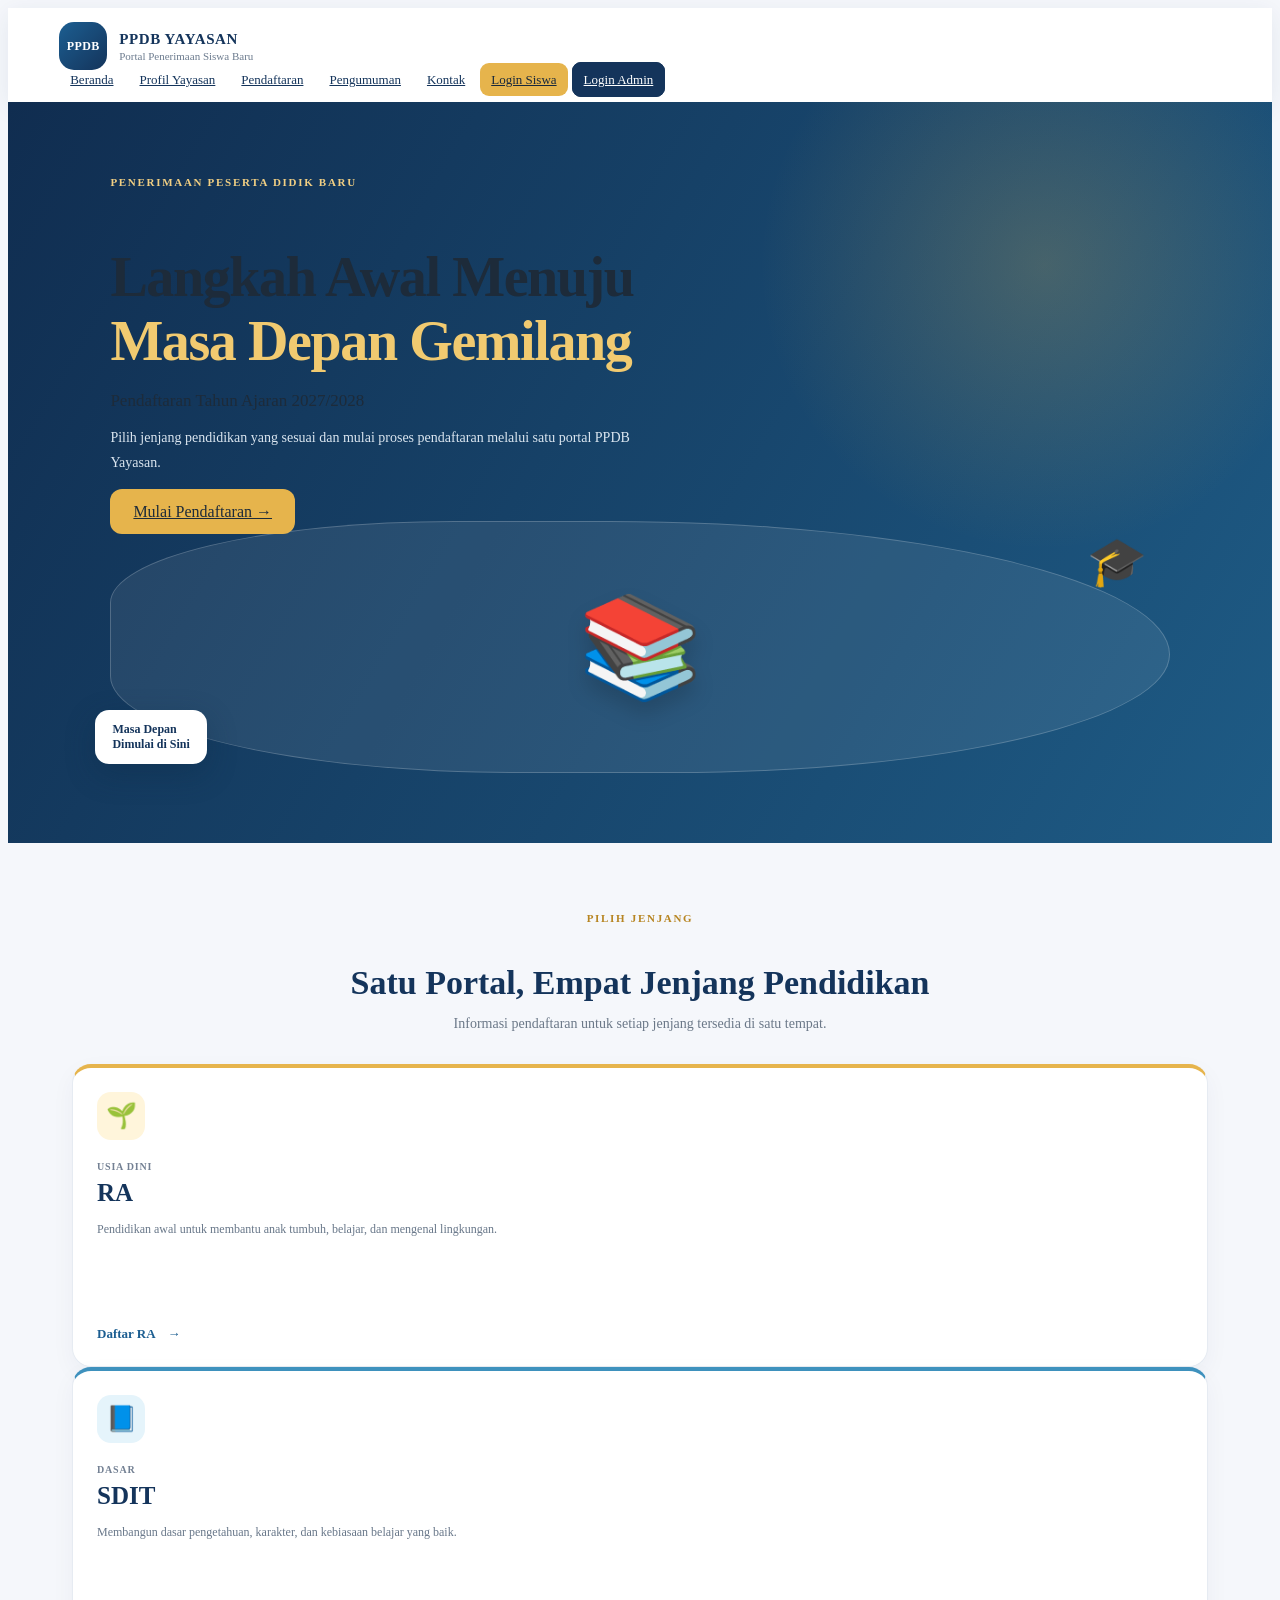
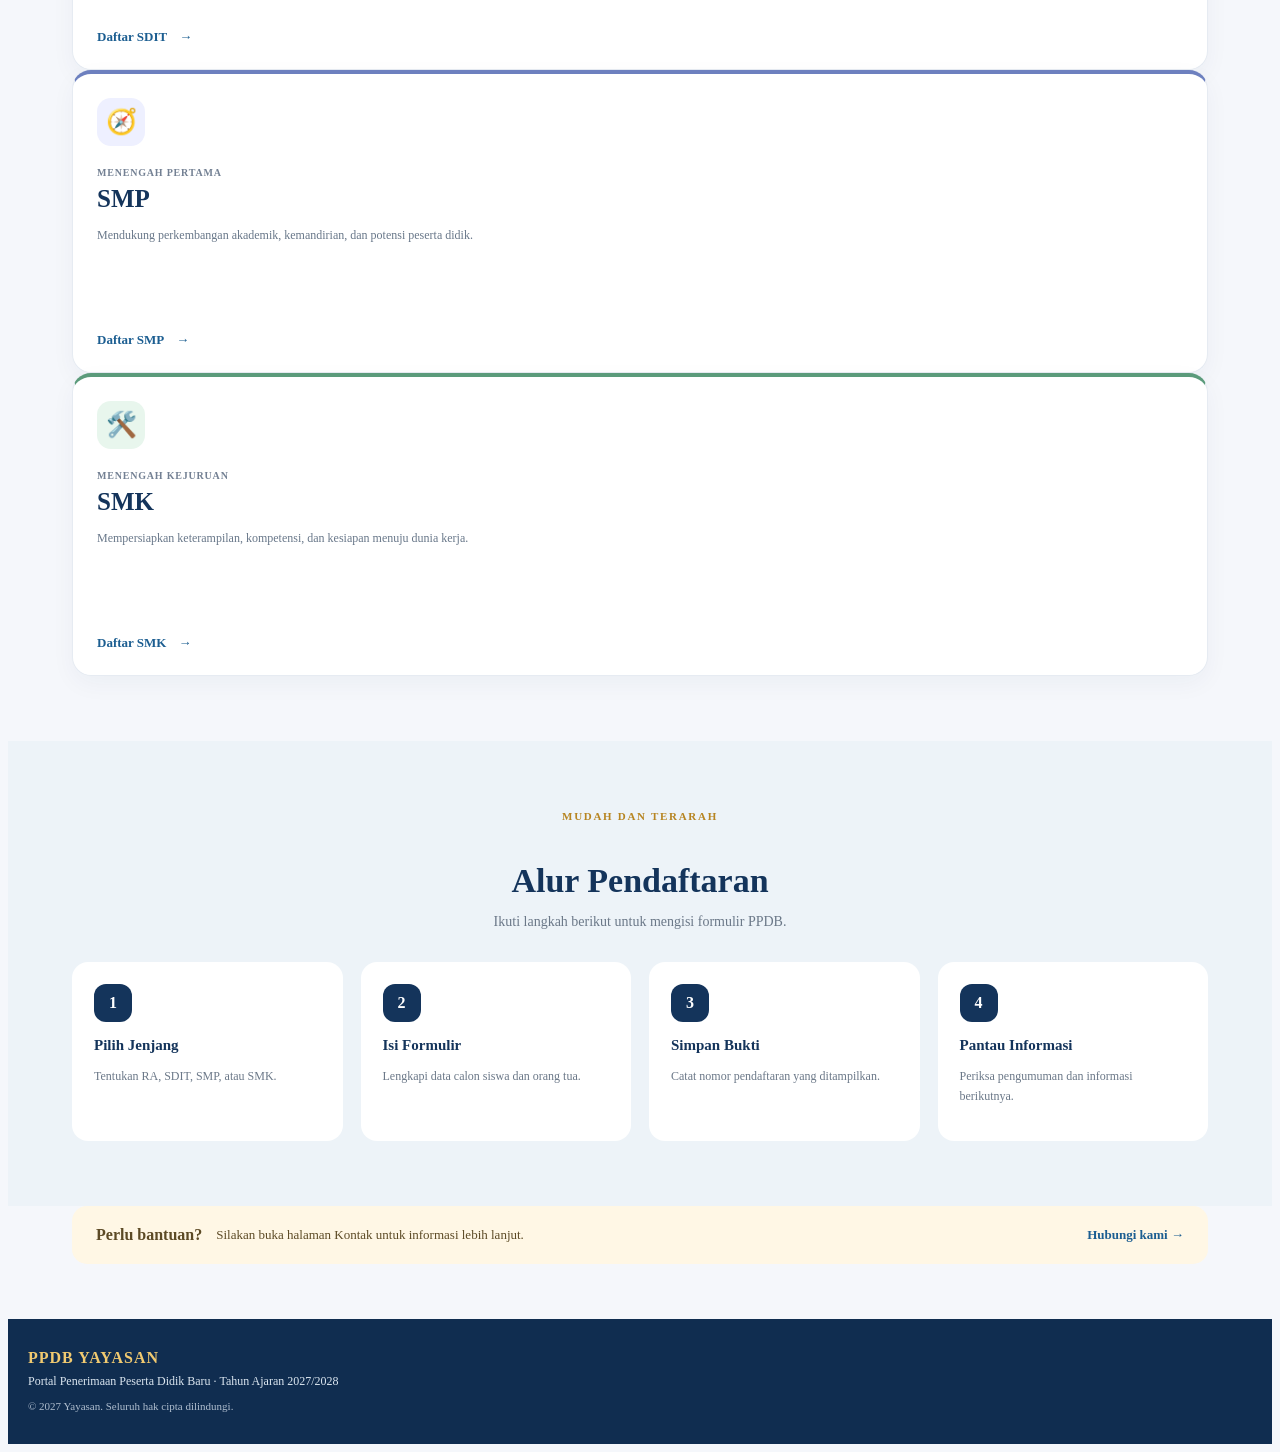
<file: html/index.html>
<!DOCTYPE html>
<html lang="id">
<head>
  <meta charset="UTF-8">
  <meta name="viewport" content="width=device-width, initial-scale=1.0">
  <meta name="description" content="Portal Penerimaan Peserta Didik Baru Yayasan untuk jenjang RA, SDIT, SMP, dan SMK.">
  <title>PPDB Yayasan | Tahun Ajaran 2027/2028</title>
  <link rel="stylesheet" href="../css/style.css">
  <link rel="stylesheet" href="../css/responsive.css">
</head>
<body>
<header class="navbar">
  <a class="logo" href="index.html" aria-label="Beranda PPDB Yayasan">
    <span class="logo-mark" aria-hidden="true">PPDB</span>
    <span><strong>PPDB YAYASAN</strong><small>Portal Penerimaan Siswa Baru</small></span>
  </a>
  <nav aria-label="Navigasi utama">
    <a href="index.html" aria-current="page">Beranda</a>
    <a href="profil.html">Profil Yayasan</a>
    <a href="daftar.html">Pendaftaran</a>
    <a href="pengumuman.html">Pengumuman</a>
    <a href="kontak.html">Kontak</a>
    <a class="btn-login-siswa" href="login-siswa.html">Login Siswa</a>
    <a class="btn-login-admin" href="login-admin.html">Login Admin</a>
  </nav>
</header>
<main>
  <section class="hero">
    <div class="hero-text">
      <span class="eyebrow">PENERIMAAN PESERTA DIDIK BARU</span>
      <h1>Langkah Awal Menuju<br><span>Masa Depan Gemilang</span></h1>
      <p>Pendaftaran Tahun Ajaran 2027/2028</p>
      <p class="hero-description">Pilih jenjang pendidikan yang sesuai dan mulai proses pendaftaran melalui satu portal PPDB Yayasan.</p>
      <a href="daftar.html" class="btn-daftar">Mulai Pendaftaran <span aria-hidden="true">→</span></a>
    </div>
    <div class="hero-illustration" aria-hidden="true"><div class="book-icon">📚</div><div class="cap-icon">🎓</div><div class="circle-label">Masa Depan<br>Dimulai di Sini</div></div>
  </section>
  <section class="info jenjang-section">
    <div class="section-heading"><span class="eyebrow">PILIH JENJANG</span><h2>Satu Portal, Empat Jenjang Pendidikan</h2><p>Informasi pendaftaran untuk setiap jenjang tersedia di satu tempat.</p></div>
    <div class="card-container jenjang-grid">
      <article class="level-card level-ra"><div class="level-symbol">🌱</div><span class="level-tag">Usia dini</span><h3>RA</h3><p>Pendidikan awal untuk membantu anak tumbuh, belajar, dan mengenal lingkungan.</p><a href="daftar.html?jenjang=RA">Daftar RA <span>→</span></a></article>
      <article class="level-card level-sdit"><div class="level-symbol">📘</div><span class="level-tag">Dasar</span><h3>SDIT</h3><p>Membangun dasar pengetahuan, karakter, dan kebiasaan belajar yang baik.</p><a href="daftar.html?jenjang=SDIT">Daftar SDIT <span>→</span></a></article>
      <article class="level-card level-smp"><div class="level-symbol">🧭</div><span class="level-tag">Menengah pertama</span><h3>SMP</h3><p>Mendukung perkembangan akademik, kemandirian, dan potensi peserta didik.</p><a href="daftar.html?jenjang=SMP">Daftar SMP <span>→</span></a></article>
      <article class="level-card level-smk"><div class="level-symbol">🛠️</div><span class="level-tag">Menengah kejuruan</span><h3>SMK</h3><p>Mempersiapkan keterampilan, kompetensi, dan kesiapan menuju dunia kerja.</p><a href="daftar.html?jenjang=SMK">Daftar SMK <span>→</span></a></article>
    </div>
  </section>
  <section class="alur">
    <div class="section-heading"><span class="eyebrow">MUDAH DAN TERARAH</span><h2>Alur Pendaftaran</h2><p>Ikuti langkah berikut untuk mengisi formulir PPDB.</p></div>
    <div class="alur-container"><div class="step"><span>1</span><h3>Pilih Jenjang</h3><p>Tentukan RA, SDIT, SMP, atau SMK.</p></div><div class="step"><span>2</span><h3>Isi Formulir</h3><p>Lengkapi data calon siswa dan orang tua.</p></div><div class="step"><span>3</span><h3>Simpan Bukti</h3><p>Catat nomor pendaftaran yang ditampilkan.</p></div><div class="step"><span>4</span><h3>Pantau Informasi</h3><p>Periksa pengumuman dan informasi berikutnya.</p></div></div>
  </section>
  <section class="notice-strip"><strong>Perlu bantuan?</strong><span>Silakan buka halaman Kontak untuk informasi lebih lanjut.</span><a href="kontak.html">Hubungi kami →</a></section>
</main>
<footer><strong>PPDB YAYASAN</strong><p>Portal Penerimaan Peserta Didik Baru · Tahun Ajaran 2027/2028</p><small>© 2027 Yayasan. Seluruh hak cipta dilindungi.</small></footer>
<script src="../js/script.js"></script>
</body>
</html>
</file>
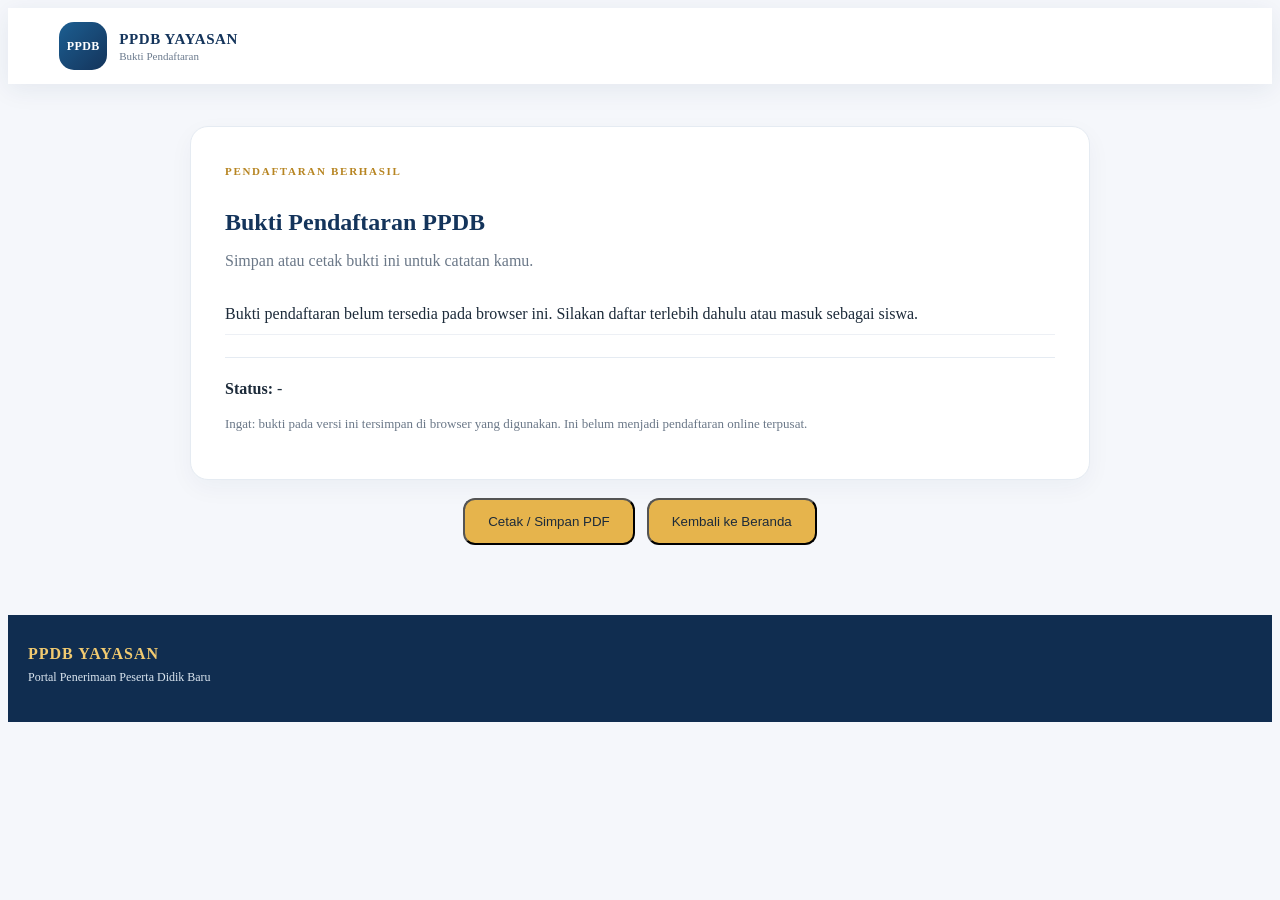
<file: html/bukti.html>
<!DOCTYPE html>
<html lang="id"><head><meta charset="UTF-8"><meta name="viewport" content="width=device-width, initial-scale=1.0"><title>Bukti Pendaftaran | PPDB Yayasan</title><link rel="stylesheet" href="../css/style.css"><link rel="stylesheet" href="../css/form.css"></head>
<body>
<header class="navbar"><a class="logo" href="index.html"><span class="logo-mark">PPDB</span><span><strong>PPDB YAYASAN</strong><small>Bukti Pendaftaran</small></span></a></header>
<main class="form-page"><section class="card-form" id="areaCetak"><div class="form-section"><span class="eyebrow">PENDAFTARAN BERHASIL</span><h1 style="color:#14345b;margin-bottom:8px">Bukti Pendaftaran PPDB</h1><p style="color:#6b7888;margin-bottom:24px">Simpan atau cetak bukti ini untuk catatan kamu.</p><div id="buktiSiswa" class="proof-details"></div><hr style="margin:22px 0;border:0;border-top:1px solid #e5ebf2"><p><b>Status:</b> <span id="statusBukti">Menunggu</span></p><p style="margin-top:18px;color:#6b7888;font-size:13px">Ingat: bukti pada versi ini tersimpan di browser yang digunakan. Ini belum menjadi pendaftaran online terpusat.</p></div></section><div style="display:flex;justify-content:center;gap:12px;flex-wrap:wrap"><button class="btn-daftar" onclick="window.print()">Cetak / Simpan PDF</button><button class="btn-daftar" onclick="window.location.href='index.html'">Kembali ke Beranda</button></div></main>
<footer><strong>PPDB YAYASAN</strong><p>Portal Penerimaan Peserta Didik Baru</p></footer><script src="../js/script.js"></script></body></html>
</file>
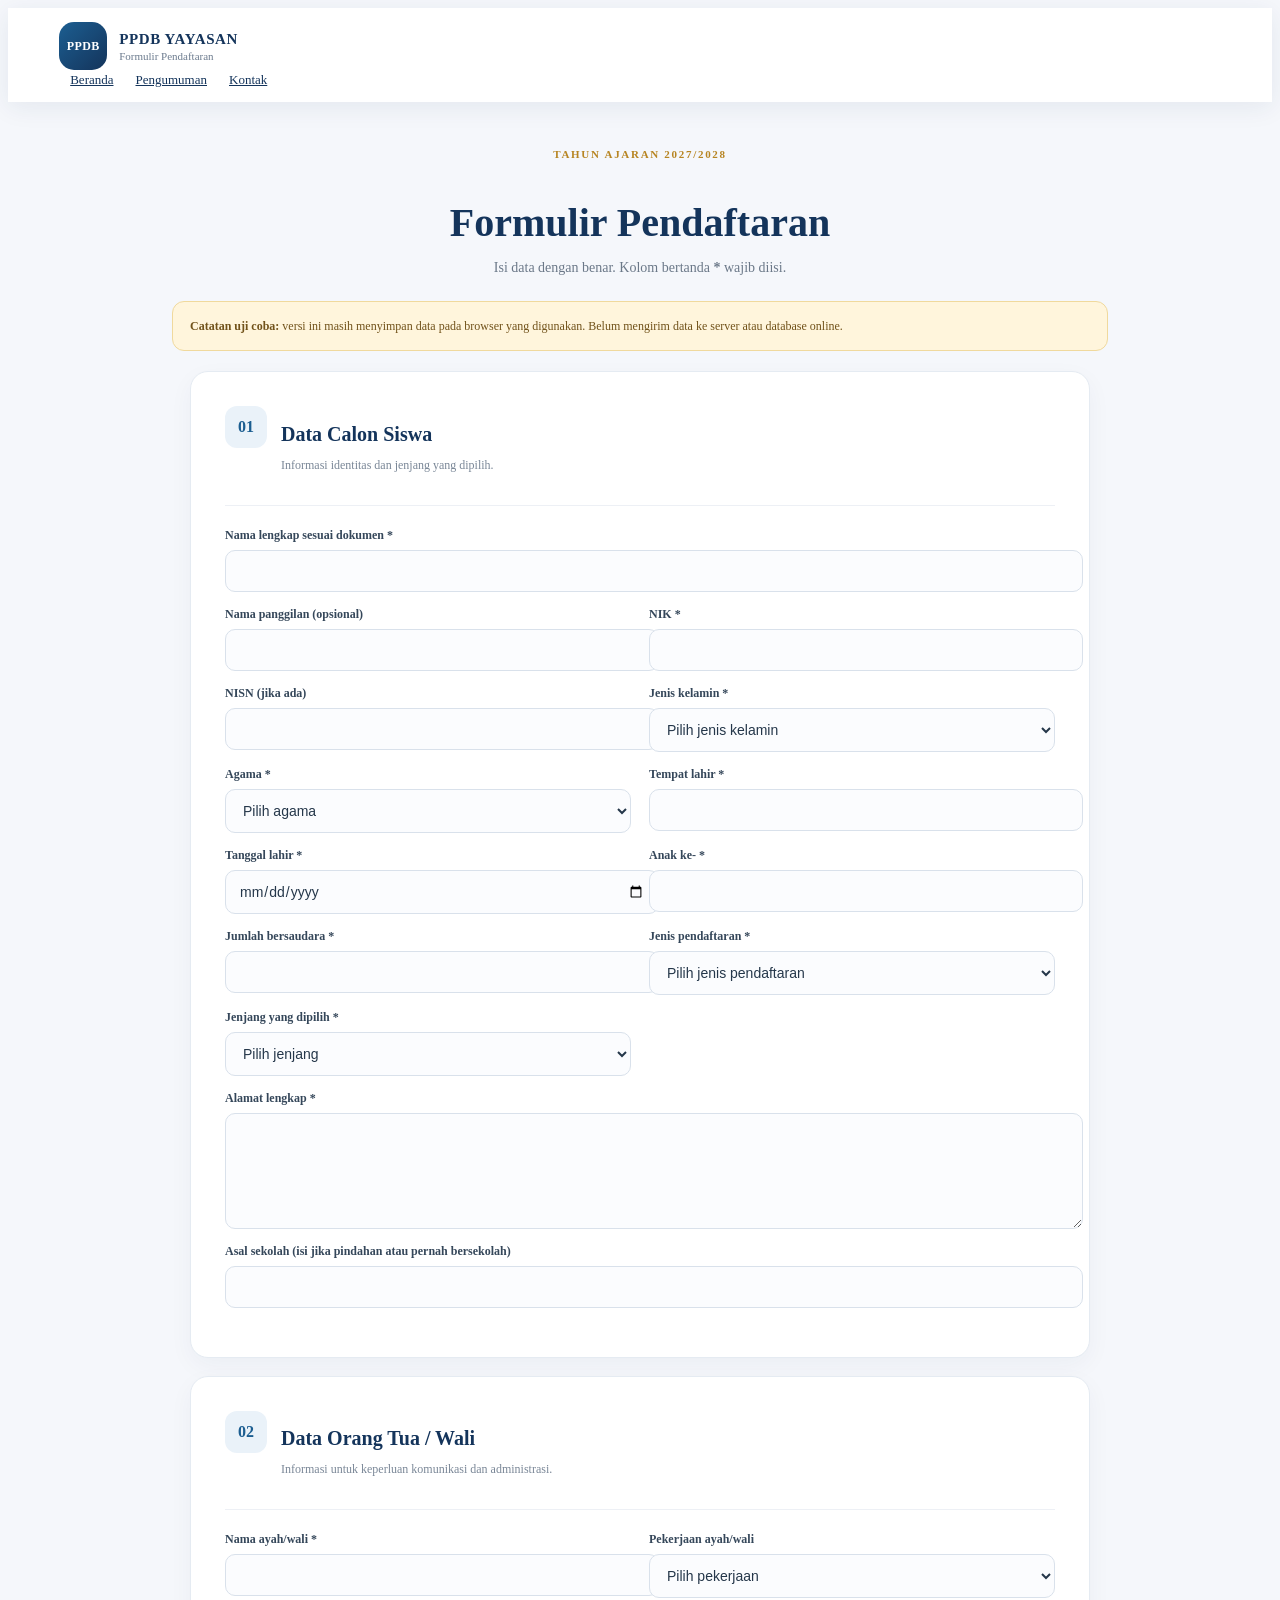
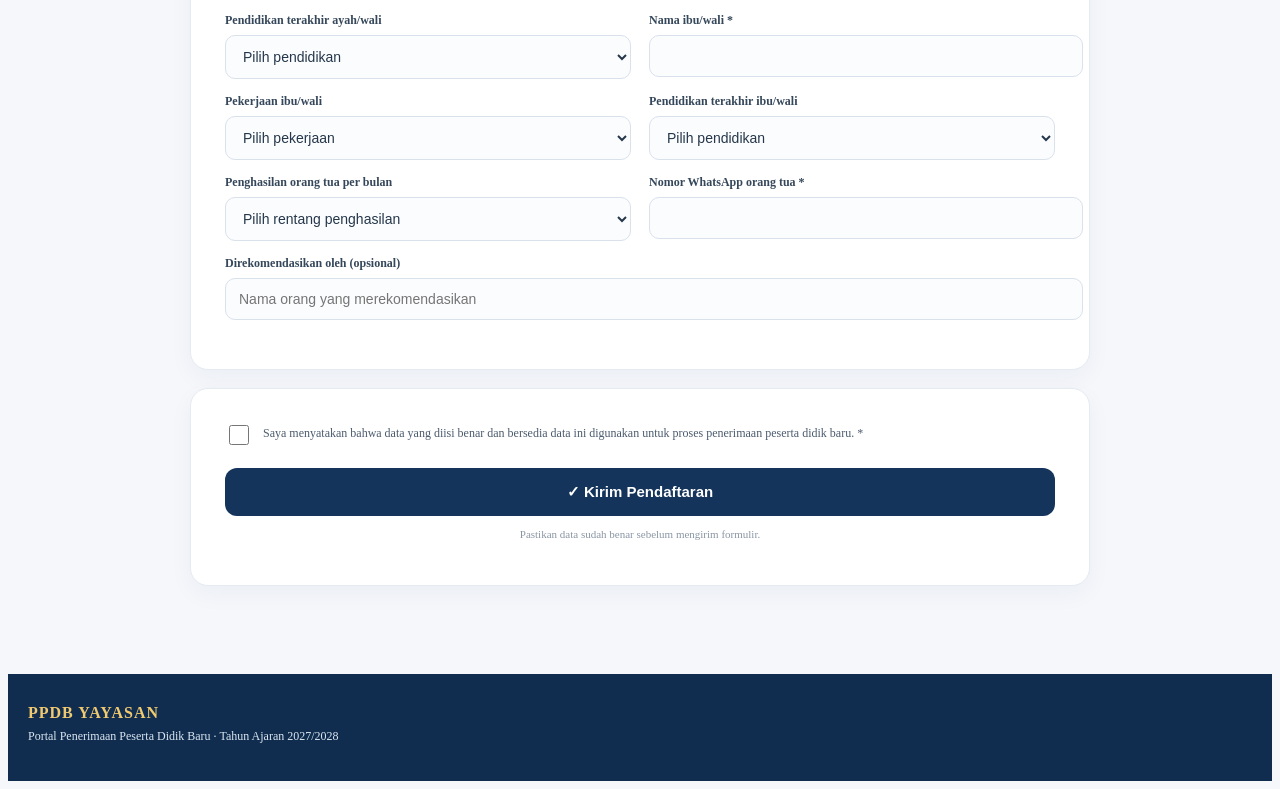
<file: html/daftar.html>
<!DOCTYPE html>
<html lang="id">
<head>
  <meta charset="UTF-8"><meta name="viewport" content="width=device-width, initial-scale=1.0">
  <title>Formulir Pendaftaran | PPDB Yayasan</title>
  <link rel="stylesheet" href="../css/style.css"><link rel="stylesheet" href="../css/form.css"><link rel="stylesheet" href="../css/responsive.css">
</head>
<body>
<header class="navbar"><a class="logo" href="index.html"><span class="logo-mark">PPDB</span><span><strong>PPDB YAYASAN</strong><small>Formulir Pendaftaran</small></span></a><nav><a href="index.html">Beranda</a><a href="pengumuman.html">Pengumuman</a><a href="kontak.html">Kontak</a></nav></header>
<main class="form-page">
  <div class="form-intro"><span class="eyebrow">TAHUN AJARAN 2027/2028</span><h1>Formulir Pendaftaran</h1><p>Isi data dengan benar. Kolom bertanda <b>*</b> wajib diisi.</p></div>
  <div class="prototype-warning"><strong>Catatan uji coba:</strong> versi ini masih menyimpan data pada browser yang digunakan. Belum mengirim data ke server atau database online.</div>
  <form id="formPPDB" class="card-form">
    <section class="form-section"><div class="form-section-heading"><span>01</span><div><h2>Data Calon Siswa</h2><p>Informasi identitas dan jenjang yang dipilih.</p></div></div>
      <div class="form-grid">
        <label class="field full">Nama lengkap sesuai dokumen *<input id="nama" name="nama" type="text" autocomplete="name" required></label>
        <label class="field">Nama panggilan (opsional)<input id="namaPanggilan" name="namaPanggilan" type="text"></label>
        <label class="field">NIK *<input id="nik" name="nik" type="text" inputmode="numeric" minlength="16" maxlength="16" pattern="[0-9]{16}" title="Masukkan 16 digit NIK" required></label>
        <label class="field">NISN (jika ada)<input id="nisn" name="nisn" type="text" inputmode="numeric" maxlength="10"></label>
        <label class="field">Jenis kelamin *<select id="jenisKelamin" name="jenisKelamin" required><option value="">Pilih jenis kelamin</option><option value="Laki-laki">Laki-laki</option><option value="Perempuan">Perempuan</option></select></label>
        <label class="field">Agama *<select id="agama" name="agama" required><option value="">Pilih agama</option><option>Islam</option><option>Kristen</option><option>Katolik</option><option>Hindu</option><option>Buddha</option><option>Konghucu</option><option>Lainnya</option></select></label>
        <label class="field">Tempat lahir *<input id="tempatLahir" name="tempatLahir" type="text" required></label>
        <label class="field">Tanggal lahir *<input id="tanggalLahir" name="tanggalLahir" type="date" required></label>
        <label class="field">Anak ke- *<input id="anakKe" name="anakKe" type="number" min="1" required></label>
        <label class="field">Jumlah bersaudara *<input id="jumlahSaudara" name="jumlahSaudara" type="number" min="1" required></label>
        <label class="field">Jenis pendaftaran *<select id="jenisPendaftaran" name="jenisPendaftaran" required><option value="">Pilih jenis pendaftaran</option><option value="Siswa baru">Siswa baru</option><option value="Pindahan">Pindahan</option></select></label>
        <label class="field">Jenjang yang dipilih *<select id="jenjang" name="jenjang" required><option value="">Pilih jenjang</option><option value="RA">RA</option><option value="SDIT">SDIT</option><option value="SMP">SMP</option><option value="SMK">SMK</option></select></label>
        <label class="field hidden-field" id="kelasWrapper">Kelas yang dituju *<select id="kelasTujuan" name="kelasTujuan"><option value="">Pilih kelas</option></select></label>
        <label class="field full">Alamat lengkap *<textarea id="alamat" name="alamat" rows="3" required></textarea></label>
        <label class="field full">Asal sekolah (isi jika pindahan atau pernah bersekolah)<input id="asalSekolah" name="asalSekolah" type="text"></label>
      </div>
    </section>
    <section class="form-section"><div class="form-section-heading"><span>02</span><div><h2>Data Orang Tua / Wali</h2><p>Informasi untuk keperluan komunikasi dan administrasi.</p></div></div>
      <div class="form-grid">
        <label class="field">Nama ayah/wali *<input id="ayah" name="ayah" type="text" required></label>
        <label class="field">Pekerjaan ayah/wali<select id="pekerjaanAyah" name="pekerjaanAyah"><option value="">Pilih pekerjaan</option><option>PNS</option><option>Wiraswasta</option><option>Petani</option><option>Buruh</option><option>Karyawan swasta</option><option>Lainnya</option></select></label>
        <label class="field">Pendidikan terakhir ayah/wali<select id="pendidikanAyah" name="pendidikanAyah"><option value="">Pilih pendidikan</option><option>Tidak sekolah</option><option>SD/MI</option><option>SMP/MTs</option><option>SMA/SMK/MA</option><option>Diploma</option><option>S1</option><option>S2</option><option>S3</option></select></label>
        <label class="field">Nama ibu/wali *<input id="ibu" name="ibu" type="text" required></label>
        <label class="field">Pekerjaan ibu/wali<select id="pekerjaanIbu" name="pekerjaanIbu"><option value="">Pilih pekerjaan</option><option>Ibu rumah tangga</option><option>PNS</option><option>Wiraswasta</option><option>Petani</option><option>Buruh</option><option>Karyawan swasta</option><option>Lainnya</option></select></label>
        <label class="field">Pendidikan terakhir ibu/wali<select id="pendidikanIbu" name="pendidikanIbu"><option value="">Pilih pendidikan</option><option>Tidak sekolah</option><option>SD/MI</option><option>SMP/MTs</option><option>SMA/SMK/MA</option><option>Diploma</option><option>S1</option><option>S2</option><option>S3</option></select></label>
        <label class="field">Penghasilan orang tua per bulan<select id="penghasilanOrangTua" name="penghasilanOrangTua"><option value="">Pilih rentang penghasilan</option><option>≤ Rp500.000</option><option>Rp500.000–Rp1.000.000</option><option>Rp1.000.000–Rp2.000.000</option><option>Rp2.000.000–Rp3.000.000</option><option>Rp3.000.000–Rp4.000.000</option><option>Di atas Rp4.000.000</option></select></label>
        <label class="field">Nomor WhatsApp orang tua *<input id="wa" name="wa" type="tel" inputmode="tel" autocomplete="tel" required></label>
        <label class="field full">Direkomendasikan oleh (opsional)<input id="direkomendasikanOleh" name="direkomendasikanOleh" type="text" placeholder="Nama orang yang merekomendasikan"></label>
      </div>
    </section>
    <section class="form-section confirm-section"><label class="consent"><input type="checkbox" id="setuju" required><span>Saya menyatakan bahwa data yang diisi benar dan bersedia data ini digunakan untuk proses penerimaan peserta didik baru. *</span></label><button type="submit" class="btn-kirim"><span aria-hidden="true">✓</span> Kirim Pendaftaran</button><p class="form-footnote">Pastikan data sudah benar sebelum mengirim formulir.</p></section>
  </form>
</main>
<footer><strong>PPDB YAYASAN</strong><p>Portal Penerimaan Peserta Didik Baru · Tahun Ajaran 2027/2028</p></footer>
<script src="../js/daftar.js"></script>
</body></html>
</file>
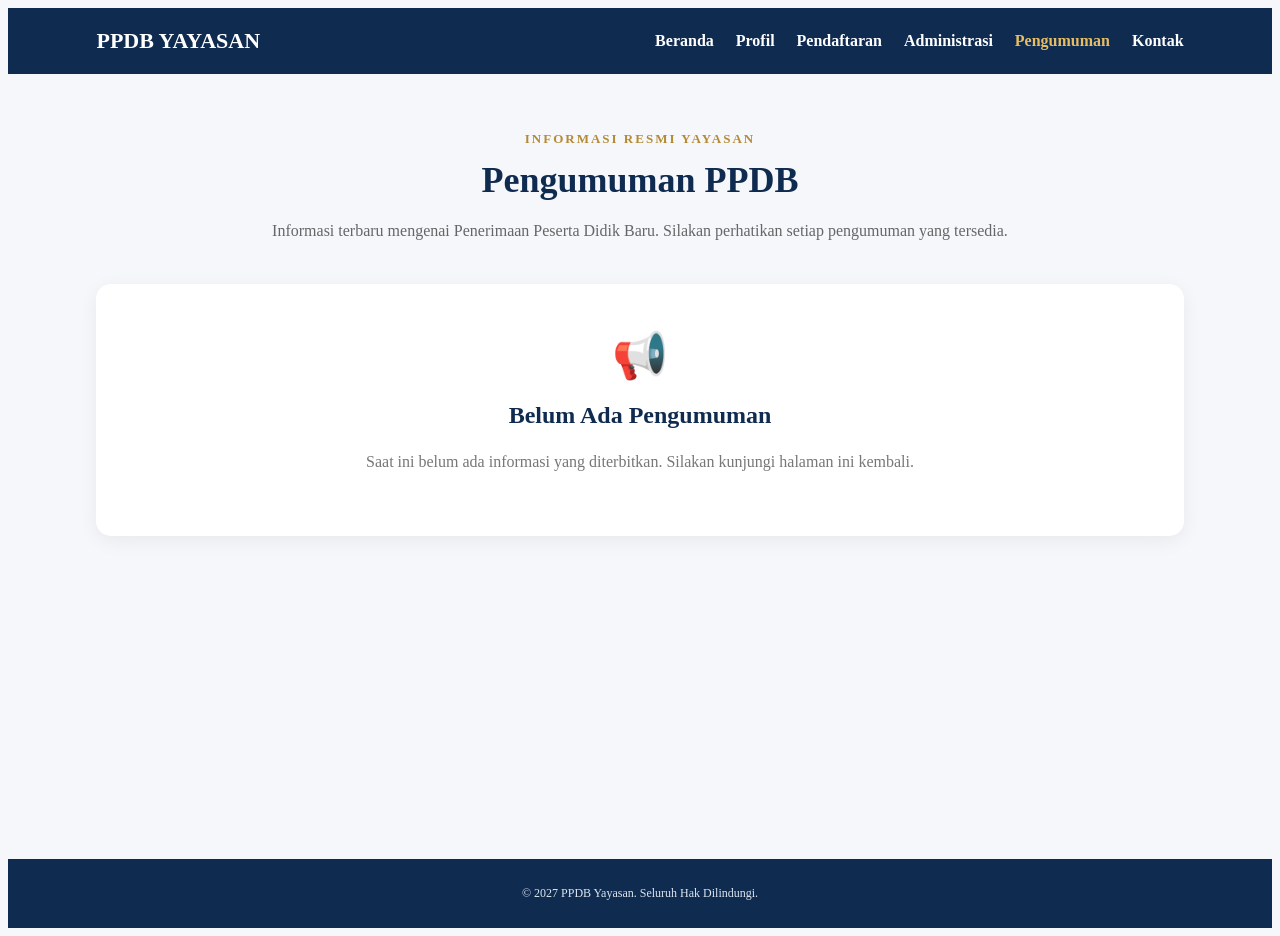
<file: html/pengumuman-ppdb.html>
<!DOCTYPE html>
<html lang="id">
<head>
    <meta charset="UTF-8">
    <meta name="viewport" content="width=device-width, initial-scale=1.0">
    <title>Pengumuman PPDB</title>

    <link rel="stylesheet" href="../css/style.css">
    <link rel="stylesheet" href="../css/responsive.css">
    <link rel="stylesheet" href="../css/pengumuman-ppdb.css">
</head>
<body>

    <header class="pengumuman-header">
        <div class="pengumuman-logo">
            PPDB YAYASAN
        </div>

        <nav>
            <a href="index.html">Beranda</a>
            <a href="profil.html">Profil</a>
            <a href="daftar.html">Pendaftaran</a>
            <a href="administrasi.html">Administrasi</a>
            <a href="pengumuman-ppdb.html" class="aktif">Pengumuman</a>
            <a href="kontak.html">Kontak</a>
        </nav>
    </header>

    <main class="pengumuman-container">

        <section class="pengumuman-judul">
            <span class="pengumuman-label">INFORMASI RESMI YAYASAN</span>
            <h1>Pengumuman PPDB</h1>
            <p>
                Informasi terbaru mengenai Penerimaan Peserta Didik Baru.
                Silakan perhatikan setiap pengumuman yang tersedia.
            </p>
        </section>

        <section class="daftar-pengumuman">
            <div class="pengumuman-grid" id="daftarPengumuman">

                <article class="pengumuman-kosong">
                    <div class="ikon-pengumuman">📢</div>
                    <h2>Belum Ada Pengumuman</h2>
                    <p>
                        Saat ini belum ada informasi yang diterbitkan.
                        Silakan kunjungi halaman ini kembali.
                    </p>
                </article>

            </div>
        </section>

    </main>

    <footer class="pengumuman-footer">
        <p>© 2027 PPDB Yayasan. Seluruh Hak Dilindungi.</p>
    </footer>

    <script src="../js/pengumuman-ppdb.js"></script>

</body>
</html>
</file>
<file: css/style.css>
/* PPDB Yayasan - pembaruan tampilan beranda dan formulir */
:root { --navy:#14345b; --blue:#1c5e91; --gold:#e6b44c; --mint:#eaf5f1; --paper:#f5f7fb; --ink:#1d2b3a; }
body { background:var(--paper); color:var(--ink); }
.navbar { background:#fff; color:var(--navy); box-shadow:0 5px 24px rgba(20,52,91,.08); padding:14px clamp(18px,4vw,58px); }
.logo { display:flex; align-items:center; gap:12px; text-decoration:none; color:var(--navy); }
.logo-mark { display:grid; place-items:center; width:48px; height:48px; border-radius:15px; background:linear-gradient(135deg,var(--blue),var(--navy)); color:white; font-size:12px; font-weight:800; letter-spacing:.4px; }
.logo strong,.logo small { display:block; }
.logo strong { font-size:15px; letter-spacing:.6px; }
.logo small { color:#6c7b8e; font-size:11px; margin-top:2px; }
.navbar nav { gap:7px; }
.navbar nav a { color:var(--navy); margin-left:0; padding:9px 11px; font-size:13px; border-radius:9px; }
.navbar nav a:hover { color:var(--blue); background:#edf4fa; }
.navbar nav .btn-login-siswa { background:var(--gold); color:#18283b!important; }
.navbar nav .btn-login-admin { background:var(--navy); border:1px solid var(--navy); color:#fff!important; }
.hero { position:relative; overflow:hidden; min-height:490px; padding:70px clamp(24px,8vw,120px); background:radial-gradient(circle at 82% 22%,rgba(230,180,76,.22),transparent 24%),linear-gradient(120deg,#102d50,#1e5b85); justify-content:space-between; text-align:left; gap:30px; }
.hero-text { max-width:680px; position:relative; z-index:1; }
.eyebrow { display:inline-block; color:#b78522; font-size:11px; font-weight:800; letter-spacing:1.7px; margin-bottom:12px; }
.hero .eyebrow { color:#f1cf83; }
.hero-text h1 { font-size:clamp(34px,4.5vw,56px); line-height:1.14; letter-spacing:-1.4px; margin-bottom:17px; }
.hero-text h1 span { color:#f1ca70; }
.hero-text p { font-size:17px; margin-bottom:12px; }
.hero-text .hero-description { color:#dbe6f0; font-size:14px; line-height:1.8; max-width:550px; margin-bottom:27px; }
.btn-daftar { background:var(--gold); color:#1d2b3a; padding:14px 23px; border-radius:12px; }
.hero-illustration { position:relative; flex:0 0 270px; height:250px; display:grid; place-items:center; border:1px solid rgba(255,255,255,.2); border-radius:38% 62% 55% 45%; background:rgba(255,255,255,.08); }
.book-icon { font-size:100px; filter:drop-shadow(0 12px 10px rgba(0,0,0,.15)); }
.cap-icon { position:absolute; top:12px; right:22px; font-size:48px; }
.circle-label { position:absolute; bottom:8px; left:-16px; background:#fff; color:var(--navy); border-radius:14px; padding:12px 17px; font-size:12px; font-weight:700; box-shadow:0 10px 30px #0c294655; }
.info,.alur { padding:65px clamp(18px,5vw,70px); }
.section-heading { text-align:center; margin:0 auto 32px; max-width:680px; }
.section-heading h2 { color:var(--navy); font-size:clamp(24px,3vw,34px); margin-bottom:9px; }
.section-heading p { color:#6b7888; font-size:14px; }
.jenjang-grid { grid-template-columns:repeat(4,minmax(0,1fr)); gap:18px; }
.level-card { background:#fff; text-align:left; padding:24px; border:1px solid #e6ebf2; border-radius:19px; box-shadow:0 8px 25px rgba(20,52,91,.045); border-top:4px solid var(--gold); transition:transform .2s,box-shadow .2s; }
.level-card:hover { transform:translateY(-5px); box-shadow:0 15px 35px rgba(20,52,91,.11); }
.level-sdit { border-top-color:#3e91bd; } .level-smp { border-top-color:#6d80bf; } .level-smk { border-top-color:#5b9b7b; }
.level-symbol { display:grid; place-items:center; width:48px; height:48px; background:#fff5db; border-radius:14px; font-size:25px; margin-bottom:16px; }
.level-sdit .level-symbol { background:#e5f4fb; } .level-smp .level-symbol { background:#eef0ff; } .level-smk .level-symbol { background:#e8f6ed; }
.level-tag { color:#738093; font-size:10px; font-weight:700; text-transform:uppercase; letter-spacing:.8px; }
.level-card h3 { font-size:25px; color:var(--navy); margin:5px 0 8px; }
.level-card p { min-height:83px; color:#687789; font-size:12px; line-height:1.8; }
.level-card a { display:inline-flex; justify-content:space-between; gap:12px; margin-top:12px; color:var(--blue); text-decoration:none; font-weight:700; font-size:13px; }
.alur { background:#edf3f8; }
.alur-container { display:grid; grid-template-columns:repeat(4,minmax(0,1fr)); gap:18px; }
.step { background:#fff; border-radius:16px; padding:22px; text-align:left; }
.step span { display:grid; place-items:center; width:38px; height:38px; background:var(--navy); color:#fff; border-radius:12px; font-weight:800; margin:0 0 15px; }
.step h3 { color:var(--navy); font-size:15px; margin-bottom:7px; }
.step p { color:#6b7888; font-size:12px; line-height:1.7; }
.notice-strip { margin:0 clamp(18px,5vw,70px) 55px; padding:20px 24px; display:flex; align-items:center; gap:14px; flex-wrap:wrap; border-radius:15px; background:#fff7e5; color:#5c4a25; }
.notice-strip span { flex:1; font-size:13px; } .notice-strip a { color:var(--blue); font-weight:700; font-size:13px; text-decoration:none; }
footer { margin-top:0; background:#102d50; padding:30px 20px; } footer strong { color:#f1ca70; letter-spacing:1px; } footer p { margin:7px 0; font-size:12px; color:#dbe6f0; } footer small { color:#aebdce; font-size:11px; }
.form-page { padding:42px 18px 70px; }
.form-intro { text-align:center; max-width:750px; margin:0 auto 25px; }
.form-intro h1 { color:var(--navy); font-size:clamp(28px,4vw,40px); margin-bottom:8px; }
.form-intro p { color:#6b7888; font-size:14px; }
.prototype-warning { max-width:900px; margin:0 auto 20px; padding:14px 17px; border-radius:12px; background:#fff5dc; color:#71521a; border:1px solid #f0d99d; font-size:12px; line-height:1.7; }
.card-form { max-width:900px; width:100%; margin:0 auto; padding:0; background:transparent; box-shadow:none; }
.form-section { background:#fff; padding:clamp(20px,4vw,34px); border:1px solid #e5ebf2; border-radius:18px; margin-bottom:18px; box-shadow:0 8px 24px rgba(20,52,91,.045); }
.form-section-heading { display:flex; align-items:flex-start; gap:14px; padding-bottom:20px; margin-bottom:22px; border-bottom:1px solid #edf0f5; }
.form-section-heading>span { display:grid; place-items:center; width:42px; height:42px; flex:0 0 42px; background:#eaf2f9; color:var(--blue); border-radius:12px; font-weight:800; }
.form-section-heading h2 { color:var(--navy); font-size:20px; margin-bottom:4px; }
.form-section-heading p { color:#7a8797; font-size:12px; }
.form-grid { display:grid; grid-template-columns:repeat(2,minmax(0,1fr)); gap:0 18px; }
.field { display:block; margin-bottom:15px; color:#35475a; font-size:12px; font-weight:700; }
.field input,.field select,.field textarea { display:block; width:100%; margin:7px 0 0; background:#fbfcfe; border:1px solid #d9e1eb; border-radius:10px; padding:12px 13px; font:400 14px 'Poppins',sans-serif; color:#25374a; }
.field input:focus,.field select:focus,.field textarea:focus { outline:0; border-color:#4588b8; box-shadow:0 0 0 3px #4588b81f; }
.field textarea { resize:vertical; min-height:90px; }
.field.full { grid-column:1/-1; }
.hidden-field { display:none!important; }
.consent { display:flex; align-items:flex-start; gap:11px; color:#4b5b6e; font-size:12px; line-height:1.8; font-weight:500; }
.consent input { width:20px; height:20px; flex:0 0 20px; margin-top:2px; accent-color:var(--blue); }
.btn-kirim { width:100%; margin-top:20px; border:0; border-radius:12px; padding:15px; color:#fff; background:var(--navy); font:700 15px 'Poppins',sans-serif; cursor:pointer; }
.btn-kirim:hover { background:var(--blue); }
.form-footnote { text-align:center; color:#8a96a5; font-size:11px; margin-top:12px; }
@media(max-width:900px) { .jenjang-grid,.alur-container { grid-template-columns:repeat(2,minmax(0,1fr)); } .hero-illustration { flex-basis:210px; height:210px; } }
@media(max-width:650px) { .hero { min-height:auto; padding:55px 22px; } .hero-illustration { display:none; } .hero-text h1 { font-size:34px; } .jenjang-grid,.alur-container,.form-grid { grid-template-columns:1fr; } .field.full { grid-column:auto; } .level-card p { min-height:0; } .navbar nav { justify-content:center; } .navbar nav a { font-size:12px; padding:8px; } .notice-strip { align-items:flex-start; flex-direction:column; } }
.proof-details p { padding:11px 0; border-bottom:1px solid #edf0f5; overflow-wrap:anywhere; }

/* Memperbesar tombol pilihan jenjang Administrasi */
.administrasi-tabs button {
    min-width: 110px;
    min-height: 55px;
    padding: 14px 25px;
    font-size: 17px;
    font-weight: 700;
    border-radius: 12px;
    cursor: pointer;
    transition: 0.3s ease;
}

/* Efek ketika tombol disentuh */
.administrasi-tabs button:hover {
    transform: translateY(-3px);
}
</file>
<file: css/responsive.css>
/* ===================================
   RESPONSIVE
   File : responsive.css
=================================== */

@media(max-width:768px){

.navbar{
    flex-direction:column;
    gap:15px;
    padding:15px 20px;
}

nav{
    display:flex;
    flex-wrap:wrap;
    justify-content:center;
    gap:10px;
}

.hero-text h1{
    font-size:34px;
}

.hero-text p{
    font-size:18px;
}

.card-container{
    grid-template-columns:1fr;
}

.alur-container{
    grid-template-columns:1fr;
}

.dashboard{
    flex-direction:column;
}

.sidebar{
    width:100%;
}

.content{
    padding:20px;
}

.toolbar{
    flex-direction:column;
}

.toolbar input,
.toolbar select,
.btn-download{
    width:100%;
}

table{
    display:block;
    overflow-x:auto;
}

.modal-content{
    width:95%;
}

}
</file>
<file: css/form.css>
/* Gaya komponen formulir PPDB */
@media print { body { background:#fff; } button { display:none!important; } #areaCetak { box-shadow:none; border:none; } }
.status-box { background:#e8f4ff; border-left:5px solid #1c5e91; padding:15px; border-radius:12px; margin:20px 0; }
#statusSiswa { font-size:18px; font-weight:bold; color:#b7791f; }
</file>
<file: css/pengumuman-ppdb.css>
.pengumuman-header {
    display: flex;
    justify-content: space-between;
    align-items: center;
    padding: 20px 7%;
    background: #102b50;
    color: white;
    flex-wrap: wrap;
    gap: 15px;
}

.pengumuman-logo {
    font-size: 22px;
    font-weight: bold;
}

.pengumuman-header nav {
    display: flex;
    gap: 22px;
    flex-wrap: wrap;
}

.pengumuman-header nav a {
    color: white;
    text-decoration: none;
    font-weight: 600;
}

.pengumuman-header nav a:hover,
.pengumuman-header nav a.aktif {
    color: #e7bd63;
}

.pengumuman-container {
    min-height: 75vh;
    padding: 55px 7%;
    background: #f5f7fb;
}

.pengumuman-judul {
    text-align: center;
    margin-bottom: 40px;
}

.pengumuman-label {
    color: #b58a35;
    font-weight: bold;
    letter-spacing: 2px;
    font-size: 13px;
}

.pengumuman-judul h1 {
    color: #102b50;
    font-size: 36px;
    margin: 12px 0;
}

.pengumuman-judul p {
    color: #666;
    line-height: 1.7;
}

.pengumuman-grid {
    display: grid;
    grid-template-columns: repeat(auto-fit, minmax(250px, 1fr));
    gap: 25px;
}

.pengumuman-kosong {
    grid-column: 1 / -1;
    text-align: center;
    background: white;
    padding: 45px 20px;
    border-radius: 15px;
    box-shadow: 0 5px 20px rgba(0,0,0,0.06);
}

.ikon-pengumuman {
    font-size: 45px;
}

.pengumuman-kosong h2 {
    color: #102b50;
}

.pengumuman-kosong p {
    color: #777;
    line-height: 1.6;
}

.pengumuman-footer {
    text-align: center;
    padding: 20px;
    background: #102b50;
    color: white;
}

@media (max-width: 600px) {
    .pengumuman-header {
        justify-content: center;
    }

    .pengumuman-header nav {
        justify-content: center;
        gap: 14px;
    }

    .pengumuman-judul h1 {
        font-size: 28px;
    }
}
</file>
